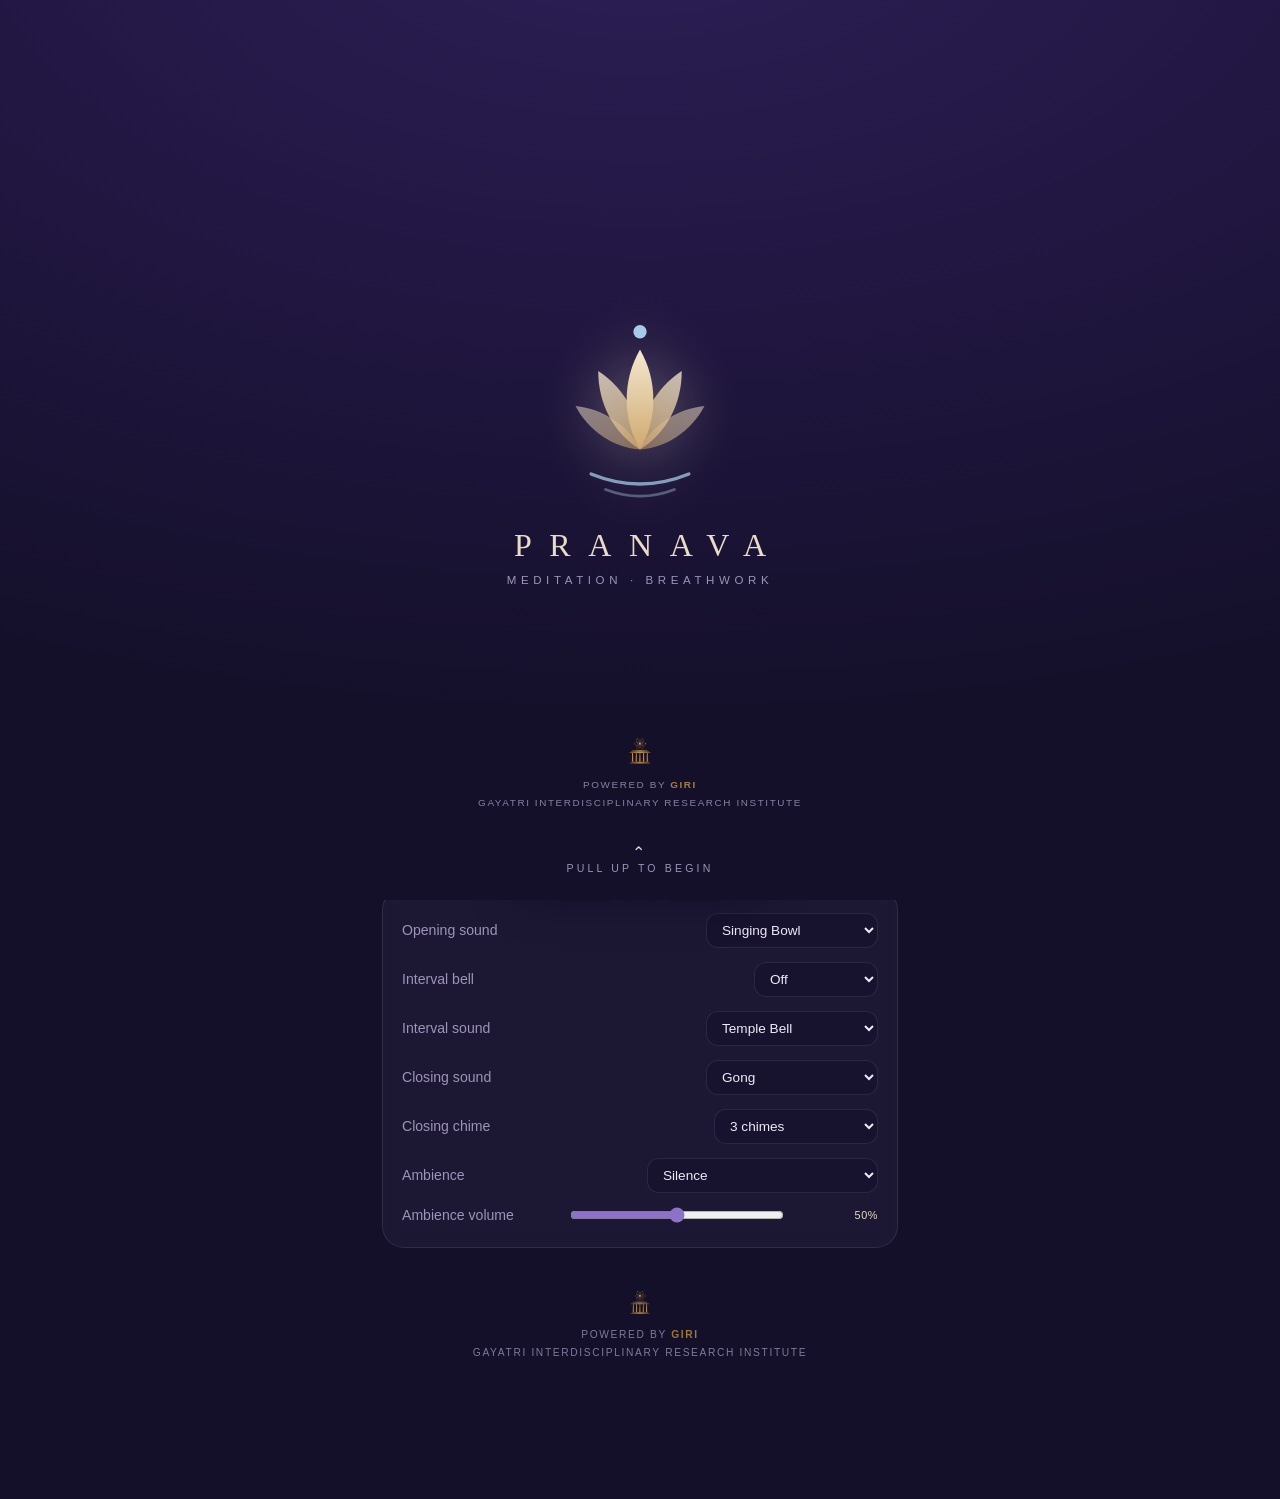
<file: index.html>
<!doctype html>
<html lang="en">
<head>
<meta charset="utf-8">
<meta name="viewport" content="width=device-width, initial-scale=1, viewport-fit=cover">
<title>Pranava — Meditation & Breathwork Timer</title>
<meta name="theme-color" content="#14102a">
<meta http-equiv="Content-Security-Policy" content="default-src 'self'; script-src 'self'; style-src 'self' 'unsafe-inline'; img-src 'self' data:; media-src 'self'; connect-src 'self'; object-src 'none'; base-uri 'self'">
<link rel="manifest" href="manifest.webmanifest">
<link rel="icon" href="icon.svg" type="image/svg+xml">
<link rel="apple-touch-icon" href="apple-touch-icon.png">
<link rel="stylesheet" href="style.css">
</head>
<body>

<div id="splash">
  <div class="sp-inner">
    <svg class="sp-logo" viewBox="56 36 144 176" aria-hidden="true">
      <g transform="rotate(-56 128 158)" opacity=".5"><path d="M128 88 C140 110 140 138 128 158 C116 138 116 110 128 88 Z" fill="url(#hp)"/></g>
      <g transform="rotate(56 128 158)" opacity=".5"><path d="M128 88 C140 110 140 138 128 158 C116 138 116 110 128 88 Z" fill="url(#hp)"/></g>
      <g transform="rotate(-28 128 158)" opacity=".78"><path d="M128 78 C142 104 142 134 128 158 C114 134 114 104 128 78 Z" fill="url(#hp)"/></g>
      <g transform="rotate(28 128 158)" opacity=".78"><path d="M128 78 C142 104 142 134 128 158 C114 134 114 104 128 78 Z" fill="url(#hp)"/></g>
      <path d="M128 68 C144 96 144 130 128 158 C112 130 112 96 128 68 Z" fill="url(#hp)"/>
      <path d="M84 180 Q128 198 172 180" fill="none" stroke="#a5cbe8" stroke-width="3" stroke-linecap="round" opacity=".75"/>
      <path d="M97 194 Q128 206 159 194" fill="none" stroke="#a5cbe8" stroke-width="2.5" stroke-linecap="round" opacity=".4"/>
      <circle cx="128" cy="52" r="6" fill="#a5cbe8"/>
    </svg>
    <h1>PRANAVA</h1>
    <p class="sp-tag">meditation · breathwork</p>
  </div>
  <div class="sp-giri">
    <img src="giri.svg" alt="GIRI">
    <span>Powered by <b>GIRI</b><br>Gayatri Interdisciplinary Research Institute</span>
  </div>
  <div class="sp-hint"><i>⌃</i>pull up to begin</div>
</div>

<header>
  <svg class="logo" viewBox="56 36 144 176" aria-hidden="true">
    <defs>
      <linearGradient id="hp" x1="0" y1="0" x2="0" y2="1">
        <stop offset="0%" stop-color="#f4e8d0"/>
        <stop offset="100%" stop-color="#cfa96e"/>
      </linearGradient>
    </defs>
    <g transform="rotate(-56 128 158)" opacity=".5"><path d="M128 88 C140 110 140 138 128 158 C116 138 116 110 128 88 Z" fill="url(#hp)"/></g>
    <g transform="rotate(56 128 158)" opacity=".5"><path d="M128 88 C140 110 140 138 128 158 C116 138 116 110 128 88 Z" fill="url(#hp)"/></g>
    <g transform="rotate(-28 128 158)" opacity=".78"><path d="M128 78 C142 104 142 134 128 158 C114 134 114 104 128 78 Z" fill="url(#hp)"/></g>
    <g transform="rotate(28 128 158)" opacity=".78"><path d="M128 78 C142 104 142 134 128 158 C114 134 114 104 128 78 Z" fill="url(#hp)"/></g>
    <path d="M128 68 C144 96 144 130 128 158 C112 130 112 96 128 68 Z" fill="url(#hp)"/>
    <path d="M84 180 Q128 198 172 180" fill="none" stroke="#a5cbe8" stroke-width="3" stroke-linecap="round" opacity=".75"/>
    <path d="M97 194 Q128 206 159 194" fill="none" stroke="#a5cbe8" stroke-width="2.5" stroke-linecap="round" opacity=".4"/>
    <circle cx="128" cy="52" r="6" fill="#a5cbe8"/>
  </svg>
  <h1>PRANAVA</h1>
</header>

<main>

  <!-- ————— MEDITATE ————— -->
  <section id="view-meditate" class="view active">
    <div class="flower-wrap">
      <div class="flower pulse" id="flower-med"></div>
      <div class="flower-center">
        <span id="med-dur-label">15</span><small id="med-dur-unit">min</small>
      </div>
    </div>

    <div class="chips" id="dur-chips"></div>

    <button class="begin" id="begin-med">Begin</button>

    <div class="card" id="guided-card" hidden>
      <h3>Guided</h3>
      <div id="guided-list"></div>
    </div>

    <div class="card opts">
      <label class="row">
        <span>Opening sound</span>
        <select id="sel-start"></select>
      </label>
      <label class="row">
        <span>Interval bell</span>
        <select id="sel-int">
          <option value="0">Off</option>
          <option value="1">Every 1 min</option>
          <option value="2">Every 2 min</option>
          <option value="5">Every 5 min</option>
          <option value="10">Every 10 min</option>
          <option value="15">Every 15 min</option>
        </select>
      </label>
      <label class="row">
        <span>Interval sound</span>
        <select id="sel-int-sound"></select>
      </label>
      <label class="row">
        <span>Closing sound</span>
        <select id="sel-end"></select>
      </label>
      <label class="row">
        <span>Closing chime</span>
        <select id="sel-endmode">
          <option value="1">Once</option>
          <option value="3">3 chimes</option>
          <option value="5">5 chimes</option>
          <option value="wake">Gentle wake · rising</option>
        </select>
      </label>
      <label class="row">
        <span>Ambience</span>
        <select id="sel-amb"></select>
      </label>
      <label class="row">
        <span>Ambience volume</span>
        <input type="range" id="rng-amb" min="0" max="1" step="0.05">
        <em class="pct" id="amb-pct"></em>
      </label>
    </div>
  </section>

  <!-- ————— BREATHE ————— -->
  <section id="view-breathe" class="view">
    <div class="flower-wrap sm">
      <div class="flower" id="flower-b"></div>
      <div class="flower-center"><span id="b-preset-label">·</span></div>
    </div>

    <div id="preset-list" class="preset-list"></div>

    <div class="card opts">
      <div class="row">
        <span>Session length</span>
        <div class="chips inline" id="b-dur-chips"></div>
      </div>
      <label class="row">
        <span>Sound cues</span>
        <input type="checkbox" id="chk-cues">
      </label>
      <label class="row">
        <span>Voice guide</span>
        <input type="checkbox" id="chk-voice">
      </label>
      <label class="row">
        <span>Guide voice</span>
        <select id="sel-voice"></select>
      </label>
      <label class="row">
        <span>Ambience</span>
        <select id="sel-amb-b"></select>
      </label>
    </div>

    <button class="ghost" id="open-builder">✎ Create custom pattern</button>

    <div class="card" id="builder" hidden>
      <h3 id="builder-title">Custom pattern</h3>
      <div id="builder-rows"></div>
      <button class="ghost sm-btn" id="add-phase">+ Add phase</button>
      <div class="row">
        <input type="text" id="builder-name" placeholder="Pattern name" maxlength="30">
        <button class="ghost sm-btn" id="save-pattern">Save</button>
        <button class="ghost sm-btn" id="close-builder">Cancel</button>
      </div>
    </div>

    <button class="begin" id="begin-breath">Begin</button>
  </section>

  <!-- ————— LIBRARY ————— -->
  <section id="view-library" class="view">
    <div class="card">
      <h3>Bells & bowls <small>· tuned to 432 Hz</small></h3>
      <div class="sound-grid" id="bell-grid"></div>
    </div>
    <div class="card">
      <h3>Ambience</h3>
      <div class="sound-grid" id="amb-grid"></div>
      <label class="row" style="margin-top:8px">
        <span>Volume</span>
        <input type="range" id="rng-lib" min="0" max="1" step="0.05">
        <em class="pct" id="lib-pct"></em>
      </label>
    </div>
    <div class="card">
      <h3>Healing frequencies <small>· Solfeggio & binaural</small></h3>
      <div class="sound-grid" id="heal-grid"></div>
      <p class="hint" style="margin-top:10px">Solfeggio tones play through any speaker. Binaural beats — Delta, Theta and Alpha — are best experienced with headphones. For relaxation and focus; not a medical treatment.</p>
    </div>
    <div class="card">
      <h3>Nature & music</h3>
      <div class="sound-grid" id="lib-grid"></div>
      <p class="hint" id="lib-credits" style="margin-top:10px;opacity:.65"></p>
    </div>
    <div class="card">
      <h3>Your sounds</h3>
      <p class="hint">Add your own bells or ambient loops. Your files stay private on this device.</p>
      <button class="ghost file-btn" id="btn-import">＋ Import sound</button>
      <input type="file" id="file-import" accept="audio/*,.mp3,.m4a,.wav,.aac,.ogg,.flac" multiple style="display:none">
      <div id="imported-list"></div>
    </div>
    <div class="card">
      <h3>Your practice</h3>
      <div id="stats"></div>
    </div>
    <div class="card" id="install-card" hidden>
      <h3>Add to your home screen</h3>
      <p class="hint">iPhone — Safari → Share → <b>Add to Home Screen</b>.<br>
      Android — Chrome menu → <b>Install app</b>.<br>Pranava then opens full-screen and works offline.</p>
    </div>
    <div class="card">
      <h3>Privacy</h3>
      <p class="hint">Pranava works without an account. Your sessions, sounds and progress stay
      private on this device, and everything works offline.
      <a href="privacy.html" style="color:var(--sky)">Read our privacy policy</a>.</p>
    </div>
  </section>

  <footer id="giri">
    <img src="giri.svg" alt="GIRI emblem">
    <span>Powered by <b>GIRI</b><br>Gayatri Interdisciplinary Research Institute</span>
  </footer>

</main>

<nav id="tabs">
  <button data-view="meditate" class="active" aria-label="Meditate">
    <svg viewBox="0 0 24 24" fill="none" stroke="currentColor" stroke-width="1.6"><circle cx="12" cy="12" r="8.2"/><circle cx="12" cy="12" r="2.4" fill="currentColor" stroke="none"/></svg>
    <span>Meditate</span>
  </button>
  <button data-view="breathe" aria-label="Breathe">
    <svg viewBox="0 0 24 24" fill="none" stroke="currentColor" stroke-width="1.6" stroke-linecap="round"><path d="M3.5 8.5h9.5a3 3 0 1 0-3-4"/><path d="M3.5 12.5h14a3 3 0 1 1-3 4"/><path d="M3.5 16.5h6"/></svg>
    <span>Breathe</span>
  </button>
  <button data-view="library" aria-label="Sounds">
    <svg viewBox="0 0 24 24" fill="none" stroke="currentColor" stroke-width="1.6" stroke-linecap="round" stroke-linejoin="round"><path d="M9 18V6.5l10-2.2V16"/><circle cx="6.6" cy="18" r="2.4"/><circle cx="16.6" cy="16" r="2.4"/></svg>
    <span>Sounds</span>
  </button>
</nav>

<!-- ————— LIVE SESSION OVERLAY ————— -->
<div id="session" hidden>
  <div class="aura a1"></div>
  <div class="aura a2"></div>
  <button id="btn-min" aria-label="Back to app — session keeps playing">⌄</button>
  <div class="flower-wrap big">
    <div class="flower" id="flower-live"></div>
    <div id="chakra-orbs" hidden></div>
    <div class="flower-center"><span id="s-center"></span><small id="s-center-sub"></small></div>
  </div>
  <div id="s-phase"></div>
  <div id="s-total"></div>
  <div id="s-mix">
    <label id="mix-voice-row"><span>Voice</span><input type="range" id="rng-voice" min="0" max="1" step="0.05" value="1"><em class="pct" id="voice-pct">100%</em></label>
    <label><span>Ambience</span><input type="range" id="rng-bg" min="0" max="1" step="0.05"><em class="pct" id="bg-pct"></em></label>
  </div>
  <div class="session-btns">
    <button id="btn-pause">Pause</button>
    <button id="btn-restart">Restart</button>
    <button id="btn-end">End</button>
  </div>
</div>
<button id="mini" hidden>
  <span class="mdot"></span><span id="mini-time"></span><span id="mini-name"></span><span id="mini-end" role="button" aria-label="End session">✕</span>
</button>

<div id="dev" hidden>
  <div class="card">
    <h3>Builder console <small id="dev-ver"></small></h3>
    <p class="hint" id="dev-info"></p>
    <div class="devbtns">
      <button class="ghost sm-btn" id="dev-export">Export data</button>
      <label class="ghost sm-btn">Import data<input type="file" id="dev-import" accept=".json" hidden></label>
      <button class="ghost sm-btn" id="dev-refresh">Force update</button>
      <button class="ghost sm-btn" id="dev-close">Close</button>
    </div>
    <p class="hint">Backend: <a href="https://github.com/anupbkc/pranava" target="_blank" rel="noopener">github.com/anupbkc/pranava</a> —
    guided sessions live in <b>guided/</b> + <b>guided.json</b>; full map in <b>ARCHITECTURE.md</b>.</p>
  </div>
</div>

<script src="storage.js"></script>
<script src="audio.js"></script>
<script src="presets.js"></script>
<script src="healing.js"></script>
<script src="app.js"></script>
</body>
</html>
</file>
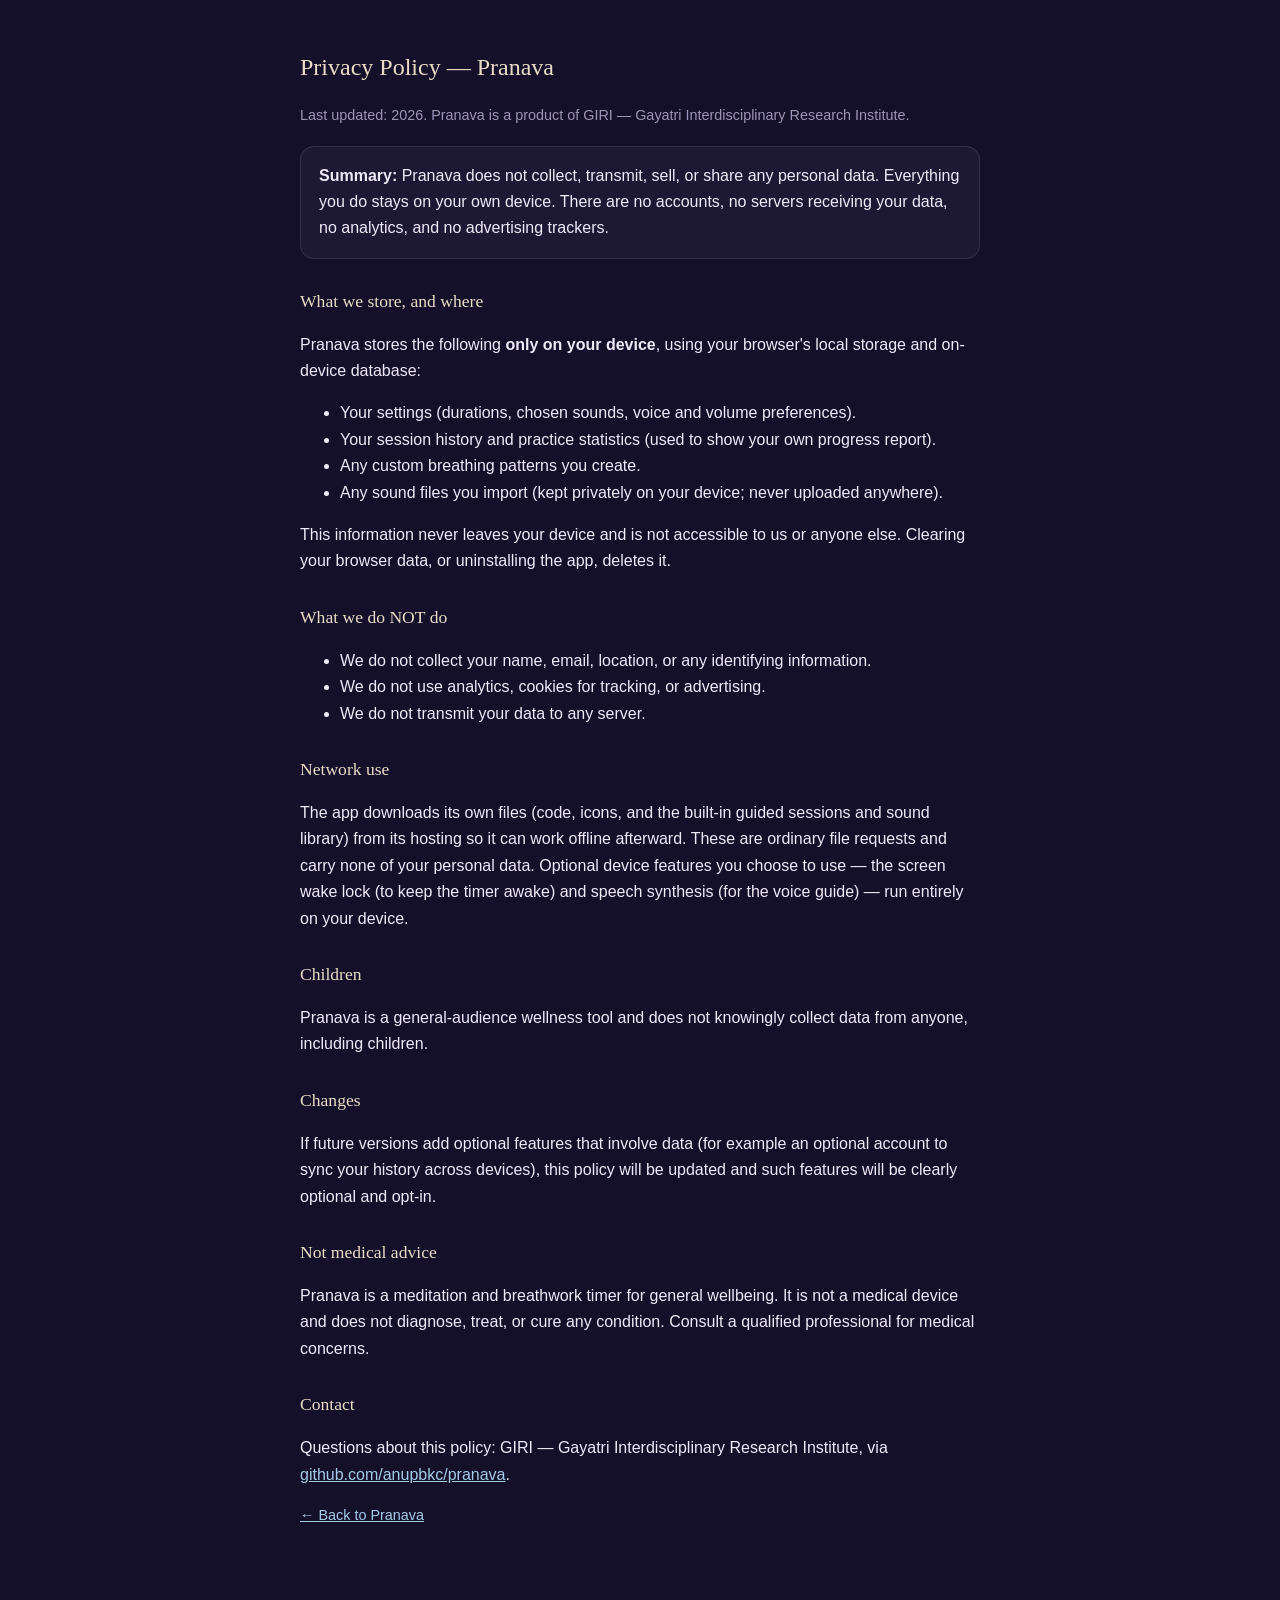
<file: privacy.html>
<!doctype html>
<html lang="en">
<head>
<meta charset="utf-8">
<meta name="viewport" content="width=device-width, initial-scale=1">
<title>Pranava — Privacy Policy</title>
<style>
  body{font-family:-apple-system,BlinkMacSystemFont,"Segoe UI",Roboto,sans-serif;
    max-width:680px;margin:0 auto;padding:32px 22px 64px;line-height:1.65;
    color:#efeaf7;background:#14102a}
  h1,h2{font-family:Georgia,serif;font-weight:400;color:#e9dcc6}
  h1{font-size:1.5rem} h2{font-size:1.1rem;margin-top:28px}
  a{color:#a5cbe8} .muted{color:#9d94b8;font-size:.9rem}
  .box{background:rgba(185,167,230,.06);border:1px solid rgba(185,167,230,.14);
    border-radius:14px;padding:16px 18px;margin:18px 0}
</style>
</head>
<body>
<h1>Privacy Policy — Pranava</h1>
<p class="muted">Last updated: 2026. Pranava is a product of GIRI — Gayatri Interdisciplinary Research Institute.</p>

<div class="box"><b>Summary:</b> Pranava does not collect, transmit, sell, or share any personal
data. Everything you do stays on your own device. There are no accounts, no servers receiving your
data, no analytics, and no advertising trackers.</div>

<h2>What we store, and where</h2>
<p>Pranava stores the following <b>only on your device</b>, using your browser's local storage and
on-device database:</p>
<ul>
  <li>Your settings (durations, chosen sounds, voice and volume preferences).</li>
  <li>Your session history and practice statistics (used to show your own progress report).</li>
  <li>Any custom breathing patterns you create.</li>
  <li>Any sound files you import (kept privately on your device; never uploaded anywhere).</li>
</ul>
<p>This information never leaves your device and is not accessible to us or anyone else. Clearing your
browser data, or uninstalling the app, deletes it.</p>

<h2>What we do NOT do</h2>
<ul>
  <li>We do not collect your name, email, location, or any identifying information.</li>
  <li>We do not use analytics, cookies for tracking, or advertising.</li>
  <li>We do not transmit your data to any server.</li>
</ul>

<h2>Network use</h2>
<p>The app downloads its own files (code, icons, and the built-in guided sessions and sound library)
from its hosting so it can work offline afterward. These are ordinary file requests and carry none of
your personal data. Optional device features you choose to use — the screen wake lock (to keep the
timer awake) and speech synthesis (for the voice guide) — run entirely on your device.</p>

<h2>Children</h2>
<p>Pranava is a general-audience wellness tool and does not knowingly collect data from anyone,
including children.</p>

<h2>Changes</h2>
<p>If future versions add optional features that involve data (for example an optional account to sync
your history across devices), this policy will be updated and such features will be clearly optional
and opt-in.</p>

<h2>Not medical advice</h2>
<p>Pranava is a meditation and breathwork timer for general wellbeing. It is not a medical device and
does not diagnose, treat, or cure any condition. Consult a qualified professional for medical concerns.</p>

<h2>Contact</h2>
<p>Questions about this policy: GIRI — Gayatri Interdisciplinary Research Institute, via
<a href="https://github.com/anupbkc/pranava">github.com/anupbkc/pranava</a>.</p>

<p class="muted"><a href="./">← Back to Pranava</a></p>
</body>
</html>
</file>
<file: style.css>
/* Pranava — violet · beige · sky */
:root{
  --bg0:#14102a; --bg1:#221743; --bg2:#2c1f56;
  --violet:#8b74c8; --violet-soft:#b9a7e6;
  --beige:#e9dcc6; --beige-dim:#c9bda9;
  --sky:#a5cbe8;
  --ink:#efeaf7; --ink-dim:#9d94b8;
  --card:rgba(185,167,230,.055); --line:rgba(185,167,230,.13);
}
*{box-sizing:border-box;margin:0;padding:0;-webkit-tap-highlight-color:transparent}
[hidden]{display:none!important}
html{
  font-size:16px;
  background:radial-gradient(120% 90% at 50% -10%, var(--bg2) 0%, var(--bg1) 45%, var(--bg0) 100%) fixed var(--bg0);
}
body{
  font-family:-apple-system,BlinkMacSystemFont,"Segoe UI",Roboto,sans-serif;
  color:var(--ink);
  min-height:100vh; max-width:560px; margin:0 auto;
  padding:max(env(safe-area-inset-top),16px) 22px 0;
  user-select:none;
}
main{padding-bottom:calc(env(safe-area-inset-bottom) + 128px)}

/* living flower of life behind everything */
#bg-flower{
  position:fixed;inset:0;z-index:-1;overflow:hidden;
  display:flex;align-items:center;justify-content:center;
  color:var(--violet-soft);opacity:.055;pointer-events:none;
}
#bg-flower svg{
  width:135vmax;height:135vmax;flex:none;
  animation:slowspin 240s linear infinite;
}
@keyframes slowspin{to{transform:rotate(360deg)}}

/* landing splash */
#splash{
  position:fixed;inset:0;z-index:100;touch-action:none;
  background:radial-gradient(120% 90% at 50% -10%, var(--bg2) 0%, var(--bg1) 45%, var(--bg0) 100%);
  display:flex;flex-direction:column;align-items:center;justify-content:center;
  transition:transform .75s cubic-bezier(.55,0,.3,1);cursor:pointer;
}
#splash.up{transform:translateY(-102%)}
.sp-inner{text-align:center;animation:fade 1.2s ease}
.sp-logo{width:min(38vw,160px);filter:drop-shadow(0 0 30px rgba(233,220,198,.4));animation:breathe 7s ease-in-out infinite}
#splash h1{font-family:Georgia,serif;font-weight:400;font-size:2rem;letter-spacing:.55em;text-indent:.55em;color:var(--beige);margin-top:14px}
.sp-tag{font-size:.72rem;letter-spacing:.4em;color:var(--ink-dim);text-transform:uppercase;margin-top:10px}
.sp-giri{
  position:absolute;bottom:calc(env(safe-area-inset-bottom) + 88px);
  display:flex;flex-direction:column;align-items:center;gap:8px;text-align:center;opacity:.85;
}
.sp-giri img{width:44px;height:44px}
.sp-giri span{font-size:.62rem;letter-spacing:.16em;line-height:1.8;color:var(--ink-dim);text-transform:uppercase}
.sp-giri b{color:#C09040;font-weight:600}
.sp-hint{
  position:absolute;bottom:calc(env(safe-area-inset-bottom) + 26px);
  display:flex;flex-direction:column;align-items:center;gap:0;
  font-size:.66rem;letter-spacing:.3em;text-transform:uppercase;color:var(--ink-dim);
}
.sp-hint i{font-style:normal;font-size:1rem;color:var(--beige);animation:bob 2s ease-in-out infinite}
@keyframes bob{0%,100%{transform:translateY(3px);opacity:.5}50%{transform:translateY(-3px);opacity:1}}

header{text-align:center;margin-bottom:4px}
.logo{width:44px;height:auto;display:block;margin:0 auto 2px;filter:drop-shadow(0 0 14px rgba(233,220,198,.35))}
h1{font-family:Georgia,'Times New Roman',serif;font-weight:400;font-size:1.28rem;letter-spacing:.55em;text-indent:.55em;color:var(--beige)}

/* bottom navigation */
#tabs{
  position:fixed;left:50%;transform:translateX(-50%);
  bottom:calc(env(safe-area-inset-bottom) + 16px);z-index:40;
  display:flex;gap:4px;padding:7px 9px;border-radius:999px;
  background:rgba(30,21,58,.78);border:1px solid var(--line);
  backdrop-filter:blur(18px);-webkit-backdrop-filter:blur(18px);
  box-shadow:0 12px 40px rgba(10,6,26,.55);
}
#tabs button{
  display:flex;flex-direction:column;align-items:center;gap:3px;
  width:78px;padding:7px 0 6px;border:none;background:none;border-radius:999px;
  color:var(--ink-dim);font-size:.6rem;letter-spacing:.16em;text-transform:uppercase;
  cursor:pointer;transition:.25s;
}
#tabs button svg{width:21px;height:21px}
#tabs button.active{color:var(--beige);background:rgba(233,220,198,.09)}
.view{display:none;animation:fade .45s ease}
.view.active{display:block}
@keyframes fade{from{opacity:0;transform:translateY(6px)}to{opacity:1}}

/* flower of life focal */
.flower-wrap{position:relative;width:min(62vw,260px);aspect-ratio:1;margin:14px auto 8px}
.flower-wrap.sm{width:min(44vw,180px)}
.flower-wrap.big{width:min(78vw,330px)}
.flower{position:absolute;inset:0;color:var(--violet-soft);filter:drop-shadow(0 0 20px rgba(139,116,200,.35));
  transition:transform 4s cubic-bezier(.4,0,.6,1)}
.flower svg{width:100%;height:100%}
.flower .prog{transition:stroke-dashoffset .6s linear;filter:drop-shadow(0 0 6px rgba(233,220,198,.55))}
.flower i.ripple{
  position:absolute;inset:6%;border:1px solid var(--violet-soft);border-radius:50%;
  opacity:0;pointer-events:none;animation:ripple 12s ease-out infinite;
}
.flower i.d2{animation-delay:4s}
.flower i.d3{animation-delay:8s}
@keyframes ripple{0%{transform:scale(.985);opacity:.3}70%{opacity:.06}100%{transform:scale(1.22);opacity:0}}
.flower.pulse{animation:breathe 10s ease-in-out infinite}
.flower.pump{animation:pump 1s ease-in-out infinite}
@keyframes breathe{0%,100%{transform:scale(.988)}50%{transform:scale(1.014)}}
@keyframes pump{0%,100%{transform:scale(1.02)}30%{transform:scale(.9)}}
.flower-center{
  position:absolute;inset:0;display:flex;flex-direction:column;align-items:center;justify-content:center;
  pointer-events:none;text-align:center;
}
.flower-center span{font-family:Georgia,serif;font-size:3rem;color:var(--beige);text-shadow:0 0 22px rgba(233,220,198,.4)}
.flower-wrap.sm .flower-center span{font-size:.98rem;letter-spacing:.08em;max-width:80%;line-height:1.3}
.flower-wrap.big .flower-center span{font-size:3.6rem}
.flower-center small{font-size:.68rem;letter-spacing:.3em;text-transform:uppercase;color:var(--ink-dim);margin-top:2px}

/* chips */
.chips{display:flex;flex-wrap:wrap;justify-content:center;gap:8px;margin:12px 0 4px}
.chips.inline{margin:0;justify-content:flex-end}
.chip{
  border:1px solid var(--line);background:rgba(185,167,230,.05);color:var(--ink-dim);
  padding:8px 14px;border-radius:999px;font-size:.85rem;cursor:pointer;transition:.2s;
}
.chip small{font-size:.68em;opacity:.8;margin-left:1px}
.chip.active{color:var(--bg0);background:var(--beige);border-color:var(--beige);font-weight:600;box-shadow:0 4px 18px rgba(233,220,198,.28)}
.chip-input{
  width:66px;background:var(--bg1);border:1px solid var(--violet-soft);border-radius:999px;
  color:var(--beige);padding:8px 10px;font-size:.85rem;text-align:center;outline:none;
}

/* cards & controls */
.card{background:var(--card);border:1px solid var(--line);border-radius:22px;padding:17px 19px;margin:14px 0;
  backdrop-filter:blur(6px);-webkit-backdrop-filter:blur(6px)}
.card h3{font-family:Georgia,serif;font-weight:400;color:var(--beige);font-size:1.02rem;margin-bottom:10px}
.card h3 small{font-size:.68rem;color:var(--ink-dim);letter-spacing:.05em}
.row{display:flex;align-items:center;justify-content:space-between;gap:10px;padding:7px 0;font-size:.88rem;color:var(--ink)}
.row span{color:var(--ink-dim)}
select,input[type=text],input[type=number]{
  background:rgba(20,16,42,.55);color:var(--ink);border:1px solid var(--line);
  border-radius:12px;padding:8px 11px;font-size:.85rem;max-width:55%;
}
input[type=range]{accent-color:var(--violet);width:45%}
input[type=checkbox]{width:19px;height:19px;accent-color:var(--violet)}
.hint{font-size:.78rem;color:var(--ink-dim);line-height:1.55;margin-bottom:10px}

/* buttons */
.begin{
  position:sticky;bottom:calc(env(safe-area-inset-bottom) + 96px);z-index:30;
  display:block;width:100%;margin:16px 0 6px;padding:16px;
  font-size:.95rem;letter-spacing:.42em;text-indent:.42em;text-transform:uppercase;
  color:var(--bg0);background:linear-gradient(135deg,#f0e5cf,#d5bf97);
  border:none;border-radius:999px;cursor:pointer;font-weight:600;
  box-shadow:0 10px 36px rgba(233,220,198,.22);transition:.25s;
}
.begin:active{transform:scale(.98)}
.ghost{
  background:none;border:1px solid var(--line);color:var(--violet-soft);
  padding:10px 16px;border-radius:999px;font-size:.85rem;cursor:pointer;display:block;margin:10px auto;
}
.sm-btn{display:inline-block;margin:6px 4px;padding:7px 13px;font-size:.8rem}
.file-btn{display:inline-block;margin:4px 0 12px}

/* breath presets */
.preset-list{display:flex;flex-direction:column;gap:8px;margin:12px 0}
.preset{
  display:flex;align-items:center;justify-content:space-between;gap:8px;
  background:var(--card);border:1px solid transparent;border-radius:18px;padding:13px 16px;cursor:pointer;transition:.2s;
}
.preset.active{border-color:rgba(185,167,230,.45);box-shadow:0 0 22px rgba(139,116,200,.16)}
.preset .pmain{flex:1;min-width:0}
.preset b{font-weight:500;color:var(--ink);font-size:.92rem;display:block}
.preset i{font-style:normal;font-size:.73rem;color:var(--ink-dim)}
.pbar{display:flex;gap:3px;height:4px;margin-top:8px;max-width:230px}
.pb{border-radius:2px;background:var(--ink-dim);min-width:4px}
.pb.in{background:var(--sky)}
.pb.out{background:var(--violet)}
.pb.hold{background:var(--beige-dim)}
.pb.hum{background:var(--violet-soft)}
.pb.pump{background:#d9a866}
.pb.rest{background:#5c5480}
.preset .acts{display:flex;gap:2px}
.preset .acts button{background:none;border:none;color:var(--ink-dim);cursor:pointer;font-size:.9rem;padding:4px}

/* guided sessions */
.gitem{display:flex;align-items:center;gap:10px;padding:10px 0;border-top:1px solid var(--line)}
.gitem:first-child{border-top:none}
.gitem .gmain{flex:1;min-width:0}
.gitem b{font-weight:500;color:var(--ink);font-size:.92rem;display:block}
.gitem i{font-style:normal;font-size:.73rem;color:var(--ink-dim)}
.gitem select{max-width:110px;font-size:.78rem}
.gplay{
  width:42px;height:42px;flex:none;border-radius:50%;border:none;cursor:pointer;
  background:linear-gradient(135deg,#f0e5cf,#d5bf97);color:var(--bg0);font-size:.9rem;
  box-shadow:0 4px 18px rgba(233,220,198,.25);
}

/* builder */
#builder-rows .brow{display:flex;gap:6px;margin:6px 0;align-items:center}
#builder-rows input[type=text]{flex:1;max-width:none}
#builder-rows input[type=number]{width:60px;max-width:60px}
#builder-rows select{max-width:none;width:92px}
#builder-rows .del{background:none;border:none;color:var(--ink-dim);cursor:pointer;font-size:1rem}

/* library */
.sound-grid{display:flex;flex-wrap:wrap;gap:8px}
.sound-grid button{
  border:1px solid var(--line);background:rgba(165,203,232,.05);color:var(--sky);
  padding:9px 14px;border-radius:14px;font-size:.83rem;cursor:pointer;transition:.2s;
}
.sound-grid button.on{color:var(--bg0);background:var(--sky);border-color:var(--sky)}
.sound-grid button.bin::after{content:' \1F3A7';font-size:.85em;opacity:.7}
#imported-list .imp{display:flex;align-items:center;justify-content:space-between;gap:8px;padding:7px 0;border-top:1px solid var(--line);font-size:.85rem}
#imported-list .imp button{background:none;border:none;color:var(--sky);cursor:pointer;font-size:.95rem;padding:4px 8px}

/* session overlay */
#session{
  position:fixed;inset:0;z-index:50;
  background:radial-gradient(120% 90% at 50% -10%, var(--bg2) 0%, var(--bg1) 45%, var(--bg0) 100%);
  display:flex;flex-direction:column;align-items:center;justify-content:center;gap:8px;
  padding:24px;
}
#session[hidden]{display:none}
#btn-min{
  position:absolute;top:calc(env(safe-area-inset-top) + 16px);right:20px;
  width:42px;height:42px;border-radius:50%;border:1px solid var(--line);
  background:rgba(185,167,230,.07);color:var(--ink-dim);font-size:1.1rem;cursor:pointer;
}
/* session atmosphere — slow psychedelic aura, tinted by the active chakra */
#session .aura{
  position:absolute;width:75vmax;height:75vmax;border-radius:50%;
  filter:blur(70px);opacity:.22;pointer-events:none;mix-blend-mode:screen;
  transition:background 3s ease;
}
#session .a1{background:radial-gradient(circle,var(--aura,#8b74c8),transparent 62%);top:-22vmax;left:-22vmax;animation:drift1 26s ease-in-out infinite alternate}
#session .a2{background:radial-gradient(circle,#a5cbe8,transparent 62%);bottom:-26vmax;right:-22vmax;animation:drift2 34s ease-in-out infinite alternate}
@keyframes drift1{to{transform:translate(14vmax,9vmax) scale(1.18)}}
@keyframes drift2{to{transform:translate(-11vmax,-7vmax) scale(1.12)}}
/* mystic opening — the dial blooms into being on every session start */
#session .flower-wrap{animation:bloom 1.7s cubic-bezier(.2,.7,.3,1)}
@keyframes bloom{0%{transform:scale(.5);opacity:0;filter:blur(8px)}55%{opacity:1}100%{transform:scale(1);filter:blur(0)}}
#session .flower-center span{animation:glowPulse 7s ease-in-out infinite}
@keyframes glowPulse{0%,100%{text-shadow:0 0 22px rgba(233,220,198,.35)}50%{text-shadow:0 0 34px rgba(233,220,198,.7),0 0 60px rgba(139,116,200,.4)}}

#chakra-orbs{position:absolute;inset:4%;pointer-events:none}
#chakra-orbs svg{width:100%;height:100%;overflow:visible}
#chakra-orbs .mandala{transform-box:fill-box;transform-origin:center}
#chakra-orbs .m1{animation:spinCW 70s linear infinite}
#chakra-orbs .m2{animation:spinCCW 100s linear infinite}
@keyframes spinCW{to{transform:rotate(360deg)}}
@keyframes spinCCW{to{transform:rotate(-360deg)}}
#chakra-orbs .halo{opacity:0;transform-box:fill-box;transform-origin:center}
#chakra-orbs .halo.lit{animation:haloPulse 4.5s ease-out infinite}
@keyframes haloPulse{0%{opacity:.55;transform:scale(.7)}80%{opacity:0;transform:scale(2.1)}100%{opacity:0;transform:scale(2.1)}}
#chakra-orbs .spark{opacity:0;transform-box:fill-box}
#chakra-orbs.flowing .spark{animation:rise linear infinite}
@keyframes rise{0%{opacity:0;transform:translateY(0)}12%{opacity:.9}80%{opacity:.45}100%{opacity:0;transform:translateY(-156px)}}
#chakra-orbs .orb{
  opacity:.14;transform:scale(.65);transition:all 1.4s ease;
  transform-box:fill-box;transform-origin:center;
}
#chakra-orbs .orb.lit{opacity:.95;transform:scale(1);filter:drop-shadow(0 0 5px var(--c)) drop-shadow(0 0 14px var(--c))}
#chakra-orbs .orb.current{animation:orbpulse 3.2s ease-in-out infinite}
#chakra-beam{transform-box:fill-box;transform-origin:center bottom;transform:scaleY(0);transition:transform 2.5s ease}
@keyframes orbpulse{0%,100%{transform:scale(1)}50%{transform:scale(1.45)}}
.chakra-mode #s-total{font-size:1.05rem;letter-spacing:.3em;color:var(--beige);margin-top:4px}
#s-mix{width:min(78vw,300px);margin-top:12px;display:flex;flex-direction:column;gap:6px}
#s-mix label{display:flex;align-items:center;gap:12px;font-size:.68rem;letter-spacing:.22em;text-transform:uppercase;color:var(--ink-dim)}
#s-mix span{width:72px;text-align:right}
#s-mix input[type=range]{flex:1;width:auto}
.pct{font-style:normal;font-size:.68rem;color:var(--beige);width:38px;text-align:right;letter-spacing:.05em}
#mini{
  position:fixed;left:50%;transform:translateX(-50%);
  bottom:calc(env(safe-area-inset-bottom) + 90px);z-index:39;
  display:flex;align-items:center;gap:9px;padding:10px 18px;border-radius:999px;
  background:rgba(30,21,58,.85);border:1px solid rgba(233,220,198,.35);
  backdrop-filter:blur(16px);-webkit-backdrop-filter:blur(16px);
  color:var(--beige);font-size:.85rem;cursor:pointer;
  box-shadow:0 8px 30px rgba(10,6,26,.5);
}
#mini[hidden]{display:none}
#mini .mdot{width:8px;height:8px;border-radius:50%;background:var(--beige);animation:orbpulse 2.4s ease-in-out infinite}
#mini #mini-name{color:var(--ink-dim);font-size:.75rem;letter-spacing:.08em;max-width:110px;overflow:hidden;text-overflow:ellipsis;white-space:nowrap}
#mini #mini-end{
  display:flex;align-items:center;justify-content:center;
  width:28px;height:28px;margin:-2px -6px -2px 2px;border-radius:50%;
  border:1px solid var(--line);color:var(--ink-dim);font-size:.8rem;
}
#mini #mini-end:active{color:var(--beige);border-color:var(--beige)}

/* practice report */
.prow{display:flex;justify-content:space-between;gap:8px;margin-bottom:16px}
.pstat{text-align:center;flex:1}
.pstat b{display:block;font-family:Georgia,serif;font-weight:400;font-size:1.15rem;color:var(--beige)}
.pstat i{font-style:normal;font-size:.62rem;letter-spacing:.18em;text-transform:uppercase;color:var(--ink-dim)}
.pbars{display:flex;align-items:flex-end;justify-content:space-between;gap:6px;height:88px;padding:0 4px}
.pcol{flex:1;display:flex;flex-direction:column;align-items:center;justify-content:flex-end;gap:4px;height:100%}
.pcol em{font-style:normal;font-size:.6rem;color:var(--ink-dim)}
.pfill{width:100%;max-width:26px;border-radius:6px 6px 2px 2px;background:linear-gradient(180deg,var(--violet-soft),var(--violet));box-shadow:0 0 10px rgba(139,116,200,.35)}
.pcol span{font-size:.6rem;letter-spacing:.1em;color:var(--ink-dim)}

/* builder console */
#dev{position:fixed;inset:0;z-index:95;background:rgba(10,7,22,.8);backdrop-filter:blur(8px);
  display:flex;align-items:center;justify-content:center;padding:24px}
#dev .card{max-width:420px;width:100%}
.devbtns{display:flex;flex-wrap:wrap;gap:2px;margin:8px 0}
#dev a{color:var(--sky)}

/* GIRI credit */
#giri{
  display:flex;flex-direction:column;align-items:center;gap:8px;
  margin:30px 0 8px;opacity:.8;text-align:center;
}
#giri img{width:40px;height:40px}
#giri span{font-size:.64rem;letter-spacing:.16em;line-height:1.8;color:var(--ink-dim);text-transform:uppercase}
#giri b{color:#C09040;font-weight:600}
#s-phase{font-family:Georgia,serif;font-size:1.25rem;color:var(--beige);letter-spacing:.08em;text-align:center;min-height:1.6em}
#s-total{font-size:.8rem;letter-spacing:.25em;color:var(--ink-dim)}
.session-btns{display:flex;flex-wrap:wrap;justify-content:center;gap:10px;margin-top:26px}
.session-btns button{
  background:none;border:1px solid var(--line);color:var(--ink-dim);
  padding:11px 22px;border-radius:999px;font-size:.82rem;letter-spacing:.13em;text-transform:uppercase;cursor:pointer;
}
.session-btns button:active{color:var(--beige);border-color:var(--beige)}
</file>
